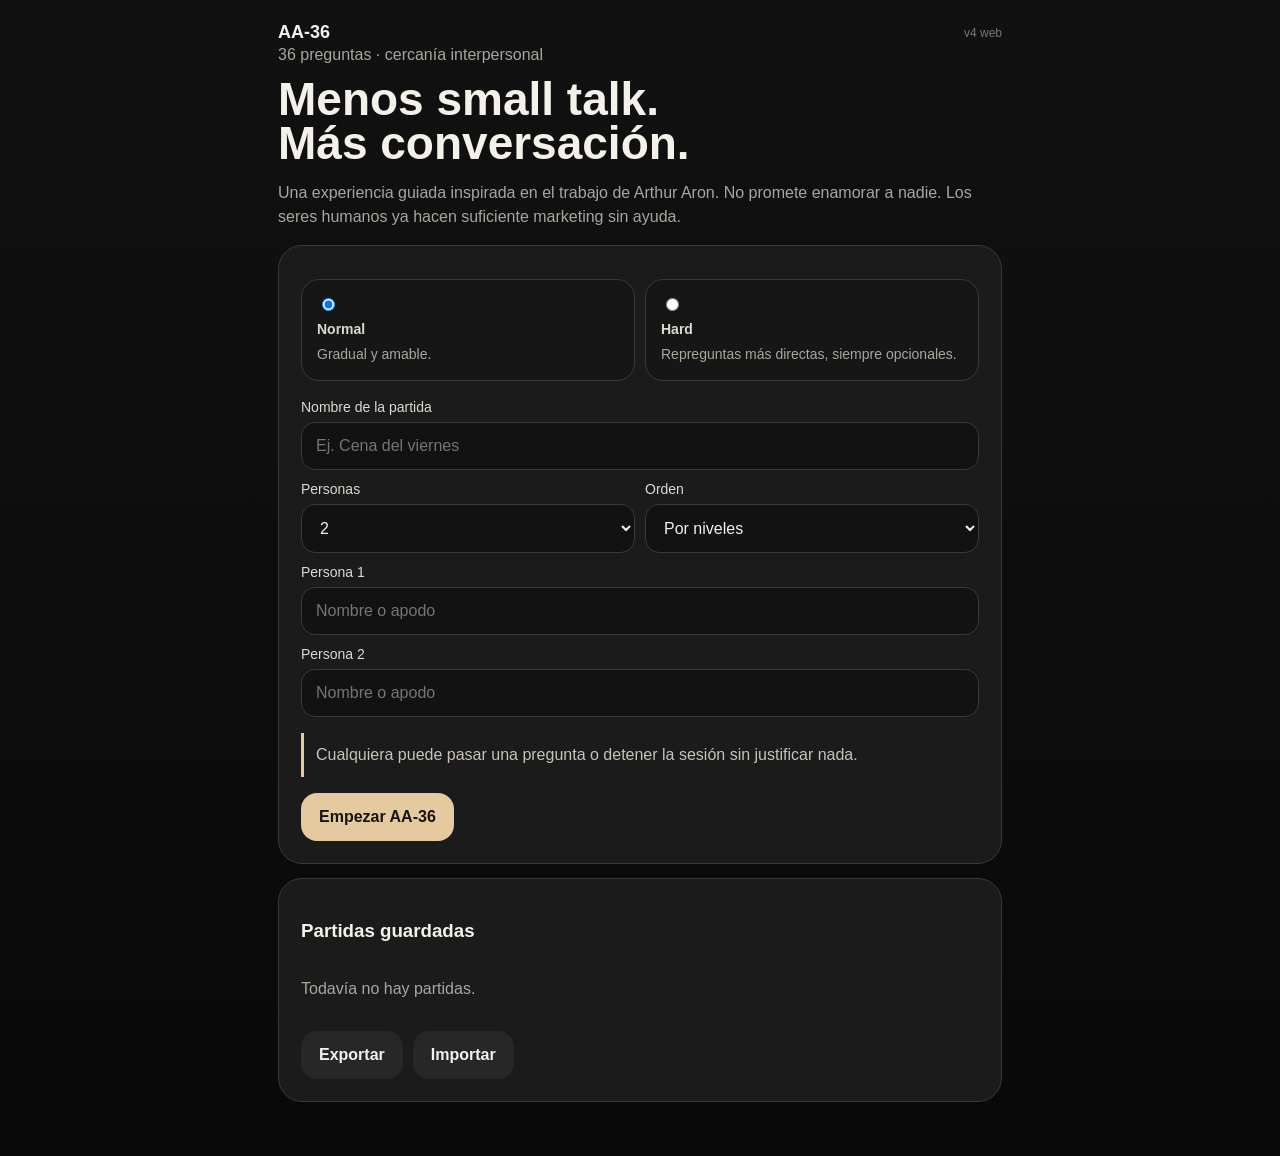
<file: index.html>
<!doctype html><html lang="es"><head><meta charset="utf-8"><meta name="viewport" content="width=device-width,initial-scale=1,viewport-fit=cover"><meta name="theme-color" content="#111111"><meta name="apple-mobile-web-app-capable" content="yes"><title>AA-36</title><style>:root{--b:#101010;--c:#1b1b1b;--l:#3a3935;--t:#f4f1eb;--m:#aaa69e;--a:#e5c99f}*{box-sizing:border-box}body{margin:0;background:linear-gradient(#111,#090909);color:var(--t);font-family:-apple-system,BlinkMacSystemFont,"Segoe UI",sans-serif;min-height:100svh}main{max-width:760px;margin:auto;padding:22px 18px 40px}.card{background:var(--c);border:1px solid var(--l);border-radius:24px;padding:22px;margin:14px 0}.hero h1{font-size:46px;line-height:.96;margin:10px 0}.muted{color:var(--m);line-height:1.5}.grid{display:grid;grid-template-columns:1fr 1fr;gap:10px}@media(max-width:560px){.grid{grid-template-columns:1fr}}label{display:block;color:#ddd8d0;font-size:14px;margin:11px 0 7px}input,select{width:100%;background:#121212;color:var(--t);border:1px solid var(--l);border-radius:14px;padding:14px;font-size:16px}.modes{display:grid;grid-template-columns:1fr 1fr;gap:10px}.mode{border:1px solid var(--l);border-radius:18px;padding:15px;background:#161616}.mode input{width:auto}.mode b{display:block;margin:7px 0}.btns{display:flex;gap:10px;flex-wrap:wrap}.btn{border:0;border-radius:16px;padding:15px 18px;font-weight:800;font-size:16px;background:#272727;color:var(--t)}.primary{background:var(--a);color:#17130f;flex:1}.danger{background:#3a2222}.screen{display:none}.screen.on{display:block}.progress{height:8px;background:#252525;border-radius:99px;overflow:hidden}.progress i{display:block;height:100%;background:var(--a);width:0}.q{min-height:52svh;display:flex;flex-direction:column;justify-content:space-between}.q h2{font-size:clamp(30px,7vw,48px);line-height:1.08;margin:15px 0}.pill{display:inline-block;border:1px solid var(--l);border-radius:99px;padding:7px 10px;margin:0 6px 6px 0;color:#d7d2ca;font-size:12px}.follow{display:none;border-top:1px solid var(--l);padding-top:14px;color:#d5d0c9}.follow.on{display:block}.sessions{display:flex;flex-direction:column;gap:10px}.session{border:1px solid var(--l);border-radius:16px;padding:14px;background:#151515;display:flex;justify-content:space-between;gap:10px;align-items:center}.session small{color:var(--m)}.notice{border-left:3px solid var(--a);padding:10px 12px;color:#c8c2b9;line-height:1.5}.top{display:flex;justify-content:space-between;align-items:center}.top b{font-size:18px}.tiny{font-size:12px;color:#777}</style></head><body><main><div class="top"><b>AA-36</b><span class="tiny">v4 web</span></div><section id="home" class="screen on"><div class="hero"><div class="muted">36 preguntas · cercanía interpersonal</div><h1>Menos small talk.<br>Más conversación.</h1><p class="muted">Una experiencia guiada inspirada en el trabajo de Arthur Aron. No promete enamorar a nadie. Los seres humanos ya hacen suficiente marketing sin ayuda.</p></div><div class="card"><div class="modes"><label class="mode"><input type="radio" name="mode" value="normal" checked><b>Normal</b><span class="muted">Gradual y amable.</span></label><label class="mode"><input type="radio" name="mode" value="hard"><b>Hard</b><span class="muted">Repreguntas más directas, siempre opcionales.</span></label></div><label>Nombre de la partida</label><input id="gameName" placeholder="Ej. Cena del viernes"><div class="grid"><div><label>Personas</label><select id="count"><option>2</option><option>3</option><option>4</option></select></div><div><label>Orden</label><select id="order"><option value="sets">Por niveles</option><option value="random">Aleatorio</option></select></div></div><div id="names"></div><div class="notice" style="margin:16px 0">Cualquiera puede pasar una pregunta o detener la sesión sin justificar nada.</div><button id="start" class="btn primary">Empezar AA-36</button></div><div class="card"><h3>Partidas guardadas</h3><div id="sessions" class="sessions"></div><div class="btns" style="margin-top:14px"><button id="export" class="btn">Exportar</button><label class="btn" style="margin:0;position:relative;overflow:hidden">Importar<input id="import" type="file" accept="application/json,.json" style="position:absolute;inset:0;opacity:0"></label></div></div></section><section id="game" class="screen"><div class="progress"><i id="bar"></i></div><p id="counter" class="muted"></p><div class="card q"><div><div><span id="level" class="pill"></span><span id="modePill" class="pill"></span></div><h2 id="question"></h2><p id="turn" class="muted"></p></div><div id="follow" class="follow"><b>Repregunta opcional</b><p id="followText"></p></div></div><div class="btns"><button id="followBtn" class="btn">Repregunta</button><button id="skip" class="btn">Pasar</button><button id="next" class="btn primary">Siguiente</button></div><button id="exit" class="btn" style="width:100%;margin-top:10px">Guardar y salir</button></section><section id="end" class="screen"><div class="card" style="text-align:center"><div style="font-size:60px">✦</div><h1>36 de 36</h1><p id="summary" class="muted"></p><button id="back" class="btn primary">Volver al inicio</button></div></section></main><script>const Q=[
[1,"Si pudieras invitar a cenar a cualquier persona del mundo, ¿a quién elegirías?","¿Qué te gustaría preguntarle cuando ya no hubiera nadie más en la mesa?"],[1,"¿Te gustaría ser famoso/a? ¿De qué manera?","¿Qué parte de esa fama te atrae y cuál te incomoda?"],[1,"Antes de hacer una llamada, ¿ensayas alguna vez lo que vas a decir? ¿Por qué?","¿Con quién te ocurre más?"],[1,"¿Cómo sería para ti un día perfecto?","¿Qué parte de ese día ya existe en tu vida?"],[1,"¿Cuándo fue la última vez que cantaste para ti mismo/a? ¿Y para otra persona?","¿Qué consigue que bajes la guardia?"],[1,"Si pudieras vivir hasta los 90 conservando durante los últimos 60 la mente o el cuerpo de una persona de 30, ¿cuál elegirías?","¿Qué temes perder más con el tiempo?"],[1,"¿Tienes una intuición secreta sobre cómo morirás?","¿Qué riesgo de tu vida tienes especialmente presente?"],[1,"Menciona tres cosas que crees tener en común con la otra persona.","¿Cuál te sorprendió más?"],[1,"¿Por qué aspecto de tu vida te sientes más agradecido/a?","¿Hay alguien que haya contribuido y quizá no lo sepa?"],[1,"Si pudieras cambiar algo de la forma en que fuiste criado/a, ¿qué sería?","¿Qué hiciste tú después con esa experiencia?"],[1,"Durante cuatro minutos, cuenta la historia de tu vida con todo el detalle que puedas.","¿Qué capítulo suele ocupar demasiado poco espacio?"],[1,"Si mañana despertaras habiendo adquirido una cualidad o habilidad, ¿cuál sería?","¿Qué cambiaría realmente si la tuvieras?"],[2,"Si una bola de cristal pudiera decirte la verdad sobre ti, tu vida o el futuro, ¿qué querrías saber?","¿Qué respuesta te daría más miedo escuchar?"],[2,"¿Hay algo que sueñes hacer desde hace mucho tiempo? ¿Por qué no lo has hecho?","¿Qué obstáculo es externo y cuál depende más de ti?"],[2,"¿Cuál es el mayor logro de tu vida?","¿Por qué importa incluso si nadie más lo viera?"],[2,"¿Qué valoras más en una amistad?","¿Qué te cuesta más ofrecer de eso mismo?"],[2,"¿Cuál es tu recuerdo más preciado?","¿Qué valor tuyo aparece en ese recuerdo?"],[2,"¿Cuál es tu recuerdo más terrible?","¿Qué aprendiste de ti a partir de aquello? Puedes pasar esta pregunta."],[2,"Si supieras que dentro de un año morirás de manera repentina, ¿cambiarías algo de tu forma actual de vivir?","¿Qué cambio podrías hacer sin esa fecha límite?"],[2,"¿Qué significa la amistad para ti?","¿Cuándo sabes que alguien se convirtió en amigo/a?"],[2,"¿Qué papel desempeñan el amor y el afecto en tu vida?","¿Te resulta más fácil dar afecto, recibirlo o pedirlo?"],[2,"Alternen diciendo una característica positiva de la otra persona hasta completar cinco en total.","¿Cuál crees que la otra persona reconoce menos en sí misma?"],[2,"¿Tu familia es cercana y cálida? ¿Sientes que tu infancia fue más feliz que la de la mayoría?","¿Qué aprendiste sobre el cariño observando a tu familia?"],[2,"¿Cómo te sientes respecto de tu relación con tu madre?","¿Qué parte de esa relación ha cambiado más? Puedes adaptar o pasar."],[3,"Haz tres afirmaciones verdaderas usando ‘nosotros’.","¿Qué aparece cuando hablas de ustedes como una pequeña unidad?"],[3,"Completa: ‘Ojalá tuviera a alguien con quien compartir…’","¿Qué hace difícil compartir eso con otras personas?"],[3,"Si fueras a convertirte en amigo/a cercano/a de la otra persona, ¿qué sería importante que supiera de ti?","¿Qué suele tardar mucho en descubrir la gente sobre ti?"],[3,"Dile a la otra persona qué te gusta de ella; sé muy sincero/a.","¿Qué te hizo sentir suficientemente seguro/a para decirlo?"],[3,"Comparte un momento embarazoso de tu vida.","¿Cómo miras hoy a esa versión de ti?"],[3,"¿Cuándo fue la última vez que lloraste delante de otra persona? ¿Y estando solo/a?","¿Qué suele hacer que contengas el llanto?"],[3,"Dile a la otra persona algo que ya te guste de ella.","¿Apareció desde el inicio o fue creciendo?"],[3,"¿Sobre qué tema, si alguno, no se debería bromear?","¿De dónde crees que viene ese límite?"],[3,"Si fueras a morir esta noche sin poder comunicarte con nadie, ¿qué lamentarías más no haberle dicho a alguien?","¿Existe una versión pequeña y segura de eso que sí podrías decir?"],[3,"Tu casa se incendia. Tras salvar a seres queridos y mascotas, puedes rescatar un objeto. ¿Cuál y por qué?","¿Qué representa que el dinero no podría reemplazar?"],[3,"De todas las personas de tu familia, ¿qué muerte te resultaría más perturbadora? ¿Por qué?","¿Qué vínculo o función cumple esa persona? Puedes pasar."],[3,"Comparte un problema personal y pide a la otra persona su opinión. Luego pídele que refleje cómo cree que te sientes.","¿Qué parte de lo que devolvió se sintió más precisa o inesperada?"]];
const K='aa36_web_v4';let st={id:null,name:'',idx:0,order:[],players:[],mode:'normal',skipped:0,start:0};const $=id=>document.getElementById(id);function load(){try{return JSON.parse(localStorage.getItem(K)||'[]')}catch{return[]}}function saveAll(a){try{localStorage.setItem(K,JSON.stringify(a))}catch{}}function esc(s){return String(s).replace(/[&<>"']/g,c=>({'&':'&amp;','<':'&lt;','>':'&gt;','"':'&quot;',"'":'&#39;'}[c]))}function names(){let n=+$('count').value,$n=$('names');$n.innerHTML='';for(let i=0;i<n;i++)$n.insertAdjacentHTML('beforeend','<label>Persona '+(i+1)+'</label><input class="nm" placeholder="Nombre o apodo">')}function home(){document.querySelectorAll('.screen').forEach(x=>x.classList.remove('on'));$('home').classList.add('on');renderSessions()}function renderSessions(){let a=load();$('sessions').innerHTML=a.length?a.sort((x,y)=>y.updated-x.updated).map(x=>'<div class="session"><div><b>'+esc(x.name)+'</b><br><small>Pregunta '+(x.idx+1)+'/36 · '+esc(x.players.join(', '))+'</small></div><div><button class="btn" data-r="'+x.id+'">Continuar</button> <button class="btn danger" data-d="'+x.id+'">×</button></div></div>').join(''):'<p class="muted">Todavía no hay partidas.</p>';document.querySelectorAll('[data-r]').forEach(b=>b.onclick=()=>resume(b.dataset.r));document.querySelectorAll('[data-d]').forEach(b=>b.onclick=()=>{saveAll(load().filter(x=>x.id!==b.dataset.d));renderSessions()})}function persist(){let a=load(),i=a.findIndex(x=>x.id===st.id),d={...st,updated:Date.now()};if(i>=0)a[i]=d;else a.push(d);saveAll(a)}function start(){st.mode=document.querySelector('input[name=mode]:checked').value;st.players=[...document.querySelectorAll('.nm')].map((x,i)=>x.value.trim()||'Persona '+(i+1));st.name=$('gameName').value.trim()||st.players.join(' + ');st.id=(crypto.randomUUID?crypto.randomUUID():Date.now()+''+Math.random());st.idx=0;st.skipped=0;st.start=Date.now();st.order=[...Array(36).keys()];if($('order').value==='random')st.order.sort(()=>Math.random()-.5);showGame()}function resume(id){let x=load().find(x=>x.id===id);if(x){st=x;showGame()}}function showGame(){document.querySelectorAll('.screen').forEach(x=>x.classList.remove('on'));$('game').classList.add('on');renderQ()}function renderQ(){let q=Q[st.order[st.idx]],turn=st.players[st.idx%st.players.length];$('question').textContent=q[1];$('followText').textContent=q[2];$('follow').classList.remove('on');$('level').textContent='Nivel '+['','I','II','III'][q[0]];$('modePill').textContent=st.mode==='hard'?'Hard':'Normal';$('turn').innerHTML='Empieza <b>'+esc(turn)+'</b>. Luego responden los demás.';$('counter').textContent=(st.idx+1)+' / 36';$('bar').style.width=((st.idx+1)/36*100)+'%';persist()}function go(skip){if(skip)st.skipped++;if(st.idx===35){finish();return}st.idx++;renderQ()}function finish(){saveAll(load().filter(x=>x.id!==st.id));document.querySelectorAll('.screen').forEach(x=>x.classList.remove('on'));$('end').classList.add('on');$('summary').textContent=st.players.join(', ')+' llegaron al final. Pasaron '+st.skipped+' pregunta(s).'}$('count').onchange=names;$('start').onclick=start;$('next').onclick=()=>go(false);$('skip').onclick=()=>go(true);$('followBtn').onclick=()=>$('follow').classList.toggle('on');$('exit').onclick=home;$('back').onclick=home;$('export').onclick=()=>{let b=new Blob([JSON.stringify({app:'AA-36',sessions:load()},null,2)],{type:'application/json'}),u=URL.createObjectURL(b),a=document.createElement('a');a.href=u;a.download='AA-36-respaldo.json';a.click();URL.revokeObjectURL(u)};$('import').onchange=e=>{let f=e.target.files[0];if(!f)return;let r=new FileReader;r.onload=()=>{try{let d=JSON.parse(r.result);if(!Array.isArray(d.sessions))throw 0;let m=new Map(load().map(x=>[x.id,x]));d.sessions.forEach(x=>m.set(x.id,x));saveAll([...m.values()]);renderSessions();alert('Respaldo importado')}catch{alert('Archivo no válido')}};r.readAsText(f)};names();renderSessions();window.addEventListener('beforeunload',persist);if('serviceWorker'in navigator)window.addEventListener('load',()=>navigator.serviceWorker.register('./sw.js').catch(()=>{}));</script></body></html>
</file>
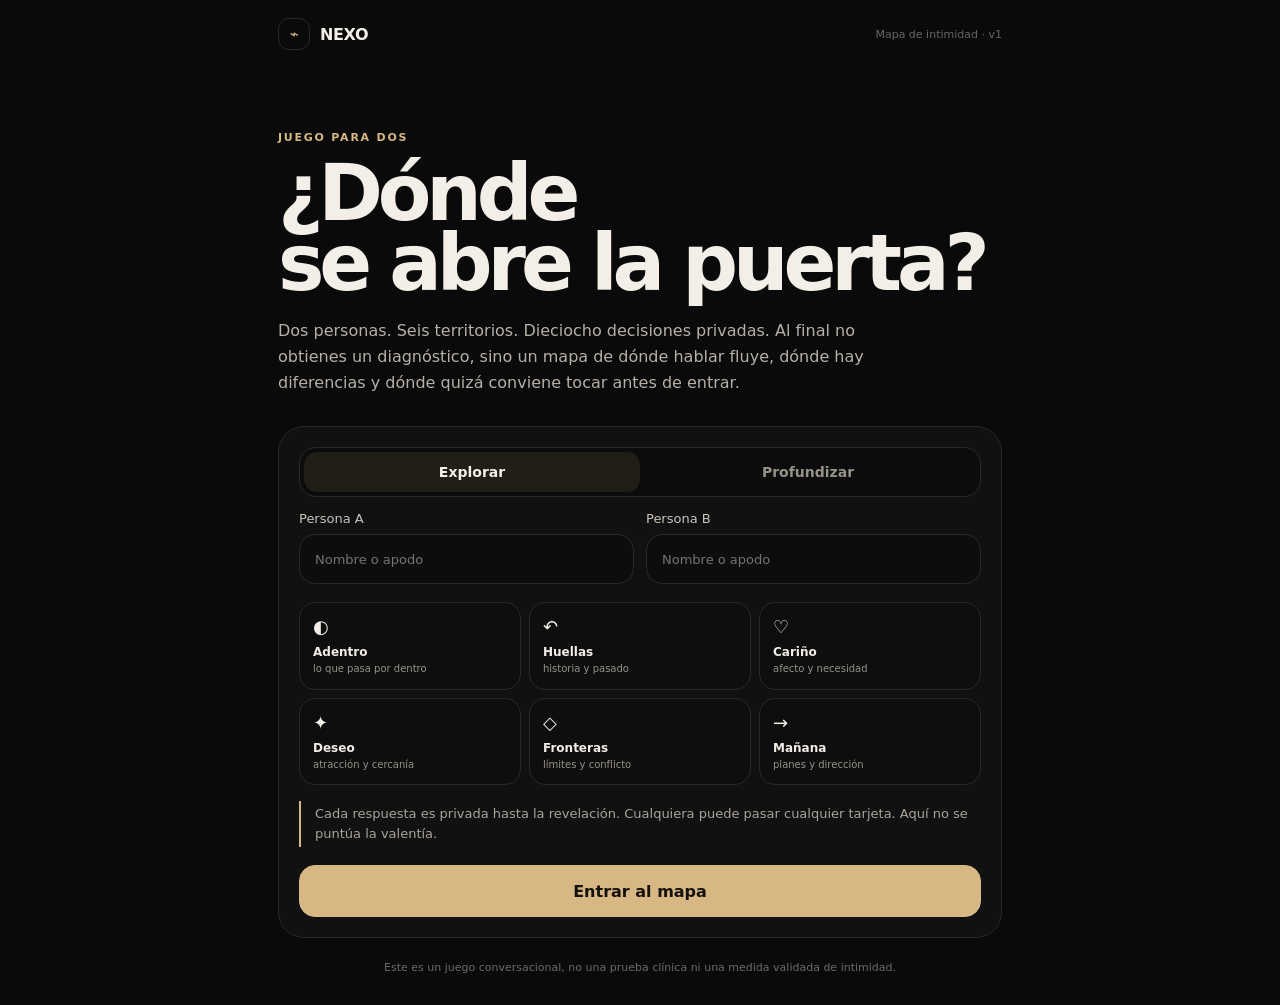
<file: nexo/index.html>
<!doctype html>
<html lang="es">
<head>
<meta charset="utf-8">
<meta name="viewport" content="width=device-width,initial-scale=1,viewport-fit=cover">
<meta name="theme-color" content="#0b0b0b">
<meta name="apple-mobile-web-app-capable" content="yes">
<meta name="apple-mobile-web-app-status-bar-style" content="black-translucent">
<title>NEXO · Mapa de intimidad</title>
<link rel="stylesheet" href="./style.css">
</head>
<body>
<div class="app">
  <section class="screen on" id="home">
    <div class="top"><div class="brand"><div class="mark">⌁</div>NEXO</div><div class="tiny">Mapa de intimidad · v1</div></div>
    <div class="hero">
      <div class="kicker">Juego para dos</div>
      <h1>¿Dónde<br>se abre la puerta?</h1>
      <p>Dos personas. Seis territorios. Dieciocho decisiones privadas. Al final no obtienes un diagnóstico, sino un mapa de dónde hablar fluye, dónde hay diferencias y dónde quizá conviene tocar antes de entrar.</p>
    </div>
    <div class="card">
      <div class="segment">
        <label><input type="radio" name="tone" value="play" checked><span>Explorar</span></label>
        <label><input type="radio" name="tone" value="deep"><span>Profundizar</span></label>
      </div>
      <div class="grid" style="margin-top:14px">
        <label class="field"><span>Persona A</span><input id="nameA" maxlength="24" placeholder="Nombre o apodo"></label>
        <label class="field"><span>Persona B</span><input id="nameB" maxlength="24" placeholder="Nombre o apodo"></label>
      </div>
      <div class="territories">
        <div class="territory"><i>◐</i><b>Adentro</b><small>lo que pasa por dentro</small></div>
        <div class="territory"><i>↶</i><b>Huellas</b><small>historia y pasado</small></div>
        <div class="territory"><i>♡</i><b>Cariño</b><small>afecto y necesidad</small></div>
        <div class="territory"><i>✦</i><b>Deseo</b><small>atracción y cercanía</small></div>
        <div class="territory"><i>◇</i><b>Fronteras</b><small>límites y conflicto</small></div>
        <div class="territory"><i>→</i><b>Mañana</b><small>planes y dirección</small></div>
      </div>
      <div class="rule">Cada respuesta es privada hasta la revelación. Cualquiera puede pasar cualquier tarjeta. Aquí no se puntúa la valentía.</div>
      <button class="btn primary" id="start" style="width:100%;margin-top:18px">Entrar al mapa</button>
    </div>
    <div class="note" style="text-align:center;margin-top:10px">Este es un juego conversacional, no una prueba clínica ni una medida validada de intimidad.</div>
  </section>

  <section class="screen handoff" id="handoff">
    <div class="glyph" id="handoffGlyph">◐</div>
    <div class="round-label" id="handoffZone">Adentro</div>
    <h2 id="handoffTitle">Turno de A</h2>
    <p id="handoffText">Responde tres tarjetas sin que la otra persona vea. Después le pasarás el teléfono.</p>
    <button class="btn primary" id="handoffGo">Estoy listo/a</button>
  </section>

  <section class="screen" id="play">
    <div class="round-head"><div><div class="round-label" id="zoneLabel"></div><div class="round-name" id="playerLabel"></div></div><div class="tiny" id="itemLabel"></div></div>
    <div class="progress"><i id="progress"></i></div>
    <div class="prompt-wrap"><div class="prompt-card"><div class="icon" id="promptIcon"></div><h2 id="prompt"></h2><p id="promptHint"></p></div></div>
    <div class="scale" id="scale">
      <button class="choice" data-score="0"><b>◌</b>Prefiero guardarlo</button>
      <button class="choice" data-score="1"><b>◔</b>Depende</button>
      <button class="choice" data-score="2"><b>◕</b>Me sale fácil</button>
      <button class="choice" data-score="3"><b>●</b>Sin mucho filtro</button>
    </div>
    <div class="mini-nav"><button class="btn ghost" id="pass">Prefiero pasar</button><button class="btn primary" id="answerNext" disabled>Siguiente</button></div>
    <div class="privacy">La otra persona todavía no ve esta respuesta.</div>
  </section>

  <section class="screen reveal" id="reveal">
    <div class="reveal-card">
      <div class="zone-icon" id="revealIcon"></div>
      <div class="round-label">Revelación</div>
      <h1 id="revealZone"></h1>
      <p class="reveal-sub" id="revealSub"></p>
      <div class="meters">
        <div class="meter a"><b id="scoreA">0</b><span id="scoreAName">A</span><div class="meterbar"><i id="barA"></i></div></div>
        <div class="meter b"><b id="scoreB">0</b><span id="scoreBName">B</span><div class="meterbar"><i id="barB"></i></div></div>
      </div>
      <div id="badges"></div>
      <div class="bridge"><small>Carta puente</small><p id="bridgeText"></p></div>
      <div class="btnrow"><button class="btn ghost" id="talk60">Hablar 60 s</button><button class="btn primary" id="nextZone">Siguiente territorio</button></div>
      <div class="countdown" id="countdown" style="display:none">01:00</div>
    </div>
  </section>

  <section class="screen final" id="final">
    <div class="final-head"><div class="spark">⌁</div><div class="kicker">Mapa completo</div><h1>Así se ve<br>su NEXO.</h1><p id="finalIntro"></p></div>
    <div class="radar-wrap"><svg id="radar" class="radar" viewBox="0 0 420 390" role="img" aria-label="Mapa de intimidad"></svg><div class="legend"><span class="la" id="legendA"></span><span class="lb" id="legendB"></span></div></div>
    <div class="insights" id="insights"></div>
    <div class="deck"><div class="kicker" style="margin:20px 0 10px">Tres cartas para seguir</div><div id="deck"></div></div>
    <div class="btnrow" style="margin-top:18px"><button class="btn ghost" id="restart">Nueva partida</button><button class="btn primary" id="share">Compartir mapa</button></div>
    <div class="note" style="text-align:center;margin-top:14px">Una diferencia no es un problema. Es información sobre cómo cada persona administra su cercanía.</div>
  </section>
</div>
<div class="toast" id="toast"></div>
<script src="./data.js"></script>
<script src="./app.js"></script>
</body>
</html>
</file>
<file: nexo/style.css>
:root{
  --bg:#0a0a0a;--surface:#111;--surface2:#171717;--text:#f3efe8;--muted:#97928a;
  --line:#292826;--accent:#d7b783;--accent-soft:#2a241b;--rose:#ce9999;--mint:#9dbba8;
  --radius:26px;--shadow:0 28px 80px rgba(0,0,0,.36)
}
*{box-sizing:border-box}html{background:var(--bg);color-scheme:dark}body{margin:0;min-height:100svh;background:var(--bg);color:var(--text);font-family:Inter,ui-sans-serif,system-ui,-apple-system,BlinkMacSystemFont,"SF Pro Display","Segoe UI",sans-serif;-webkit-font-smoothing:antialiased}button,input,select{font:inherit}button{touch-action:manipulation;-webkit-tap-highlight-color:transparent}button:focus-visible,input:focus-visible,select:focus-visible{outline:2px solid var(--accent);outline-offset:2px}.app{width:min(760px,100%);margin:auto;min-height:100svh;padding:max(18px,env(safe-area-inset-top)) 18px max(28px,env(safe-area-inset-bottom))}.screen{display:none;min-height:calc(100svh - 46px)}.screen.on{display:flex;flex-direction:column}.top{display:flex;align-items:center;justify-content:space-between;gap:12px;margin-bottom:18px}.brand{display:flex;align-items:center;gap:10px;font-weight:780;letter-spacing:-.025em}.mark{width:32px;height:32px;border:1px solid var(--line);border-radius:11px;display:grid;place-items:center;color:var(--accent);font-size:15px}.tiny{font-size:11px;color:#666}.hero{padding:7vh 0 2vh}.kicker{font-size:11px;letter-spacing:.16em;text-transform:uppercase;color:var(--accent);font-weight:760}.hero h1{font-size:clamp(45px,11vw,78px);line-height:.9;letter-spacing:-.065em;margin:14px 0 20px;font-weight:760}.hero p{margin:0;max-width:630px;color:#b6b0a8;line-height:1.62;font-size:16px}.card{background:var(--surface);border:1px solid var(--line);border-radius:var(--radius);padding:20px;margin:12px 0}.card.flat{background:transparent}.grid{display:grid;grid-template-columns:1fr 1fr;gap:12px}@media(max-width:570px){.grid{grid-template-columns:1fr}}label.field{display:block;color:#cbc5bc;font-size:13px}.field span{display:block;margin:0 0 8px}.field input,.field select{width:100%;appearance:none;border:1px solid var(--line);border-radius:16px;background:#0d0d0d;color:var(--text);padding:14px 15px;min-height:50px}.segment{display:grid;grid-template-columns:1fr 1fr;border:1px solid var(--line);border-radius:17px;padding:4px;background:#0c0c0c}.segment label{position:relative}.segment input{position:absolute;opacity:0}.segment span{display:block;padding:12px;border-radius:13px;text-align:center;color:var(--muted);font-size:14px;font-weight:680}.segment label:has(input:checked) span{background:#211d17;color:var(--text)}.btn{border:1px solid var(--line);border-radius:16px;background:#151515;color:var(--text);padding:14px 17px;min-height:52px;font-weight:740}.btn.primary{background:var(--accent);color:#15110c;border-color:var(--accent)}.btn.ghost{background:transparent}.btn:disabled{opacity:.36}.btnrow{display:flex;gap:10px;flex-wrap:wrap}.btnrow>*{flex:1 1 130px}.rule{border-left:2px solid var(--accent);padding:3px 0 3px 14px;color:#aaa49b;line-height:1.55;margin-top:16px;font-size:13px}.note{font-size:11px;color:#6f6b65;line-height:1.5}.territories{display:grid;grid-template-columns:repeat(3,1fr);gap:8px;margin-top:18px}@media(max-width:520px){.territories{grid-template-columns:repeat(2,1fr)}}.territory{border:1px solid var(--line);border-radius:16px;padding:13px;background:#0e0e0e}.territory i{font-style:normal;font-size:18px}.territory b{display:block;font-size:12px;margin-top:8px}.territory small{display:block;font-size:10px;color:var(--muted);margin-top:3px;line-height:1.35}.progress{height:3px;background:#191919;border-radius:999px;overflow:hidden;margin:4px 0 18px}.progress i{display:block;height:100%;background:var(--accent);transition:width .25s}.round-head{display:flex;justify-content:space-between;align-items:center;gap:10px}.round-label{font-size:11px;color:var(--accent);text-transform:uppercase;letter-spacing:.14em;font-weight:760}.round-name{font-size:13px;color:#8e8982}.handoff{justify-content:center;text-align:center}.handoff .glyph{font-size:58px;margin-bottom:14px}.handoff h2{font-size:42px;line-height:1;margin:0 0 12px;letter-spacing:-.045em}.handoff p{color:#aaa49c;line-height:1.55;max-width:500px;margin:0 auto 24px}.prompt-wrap{display:flex;flex:1;align-items:center;min-height:48vh}.prompt-card{width:100%;padding:12px 2px 20px}.prompt-card .icon{font-size:28px}.prompt-card h2{font-size:clamp(31px,7.5vw,54px);line-height:1.04;letter-spacing:-.045em;margin:18px 0 12px;font-weight:700}.prompt-card p{color:#918d86;line-height:1.5;margin:0}.scale{display:grid;grid-template-columns:repeat(4,1fr);gap:8px;margin-top:16px}@media(max-width:510px){.scale{grid-template-columns:1fr 1fr}}.choice{border:1px solid var(--line);background:#101010;color:#b3aea6;border-radius:16px;padding:13px 8px;min-height:70px;display:flex;flex-direction:column;align-items:center;justify-content:center;gap:5px;font-size:11px;font-weight:680}.choice b{font-size:18px;color:#ddd8d0}.choice.on{border-color:#705c40;background:#211c15;color:#e0c79f}.choice.pass{color:#777}.mini-nav{display:flex;justify-content:space-between;align-items:center;gap:10px;margin-top:11px}.mini-nav button{flex:1}.privacy{font-size:10px;color:#57534e;text-align:center;margin-top:10px}.reveal{justify-content:center}.reveal-card{padding:6vh 0}.reveal .zone-icon{font-size:42px}.reveal h1{font-size:48px;letter-spacing:-.055em;margin:12px 0 8px}.reveal-sub{color:#918c85;line-height:1.5}.meters{display:grid;grid-template-columns:1fr 1fr;gap:12px;margin:24px 0}.meter{border-top:1px solid var(--line);padding-top:16px}.meter b{display:block;font-size:22px}.meter span{font-size:11px;color:var(--muted)}.meterbar{height:5px;background:#1b1b1b;border-radius:999px;margin-top:10px;overflow:hidden}.meterbar i{display:block;height:100%;border-radius:999px}.meter.a i{background:var(--accent)}.meter.b i{background:#9eb2bd}.badge{display:inline-flex;border:1px solid var(--line);border-radius:999px;padding:7px 10px;font-size:11px;color:#bcb6ad;margin:6px 5px 0 0}.bridge{margin:22px 0;padding:18px;border:1px solid #4a3e2e;background:#17130f;border-radius:20px}.bridge small{font-size:10px;text-transform:uppercase;letter-spacing:.12em;color:var(--accent);font-weight:760}.bridge p{font-size:19px;line-height:1.4;margin:9px 0 0;color:#ded6cb}.countdown{font-variant-numeric:tabular-nums;color:var(--accent);font-size:32px;text-align:center;margin:14px 0}.final{justify-content:center}.final-head{text-align:center;padding-top:4vh}.final-head .spark{font-size:46px;color:var(--accent)}.final-head h1{font-size:48px;letter-spacing:-.055em;margin:10px 0}.final-head p{color:#9a958d;line-height:1.55}.radar-wrap{background:#0e0e0e;border:1px solid var(--line);border-radius:24px;padding:10px;margin:20px 0}.radar{width:100%;height:auto;display:block}.legend{display:flex;justify-content:center;gap:18px;color:#88837c;font-size:11px;margin-bottom:10px}.legend span:before{content:'●';margin-right:6px}.legend .la:before{color:var(--accent)}.legend .lb:before{color:#9eb2bd}.insights{display:grid;gap:9px}.insight{border-top:1px solid var(--line);padding:15px 2px}.insight small{display:block;color:var(--muted);font-size:10px;text-transform:uppercase;letter-spacing:.1em}.insight b{display:block;font-size:18px;margin-top:5px}.deck{margin-top:16px}.deck-card{border:1px solid var(--line);border-radius:20px;padding:18px;background:#101010;margin:9px 0}.deck-card small{color:var(--accent);font-size:10px;text-transform:uppercase;letter-spacing:.12em}.deck-card p{font-size:18px;line-height:1.4;margin:8px 0 0}.overlay{position:fixed;inset:0;background:rgba(0,0,0,.74);backdrop-filter:blur(8px);display:none;z-index:30;padding:16px;align-items:flex-end;justify-content:center}.overlay.on{display:flex}.sheet{width:min(720px,100%);max-height:88svh;overflow:auto;background:#101010;border:1px solid var(--line);border-radius:28px 28px 18px 18px;padding:20px;box-shadow:var(--shadow)}.sheet-head{display:flex;justify-content:space-between;align-items:center}.sheet-head h3{margin:0}.close{width:42px;height:42px;border:1px solid var(--line);border-radius:14px;background:transparent;color:var(--text);font-size:20px}.toast{position:fixed;left:50%;bottom:max(24px,env(safe-area-inset-bottom));transform:translate(-50%,18px);background:#202020;border:1px solid #343434;color:#eee;padding:11px 14px;border-radius:999px;font-size:12px;opacity:0;pointer-events:none;transition:.2s;z-index:60}.toast.on{opacity:1;transform:translate(-50%,0)}@media(prefers-reduced-motion:reduce){*{animation:none!important;transition:none!important}}
</file>
